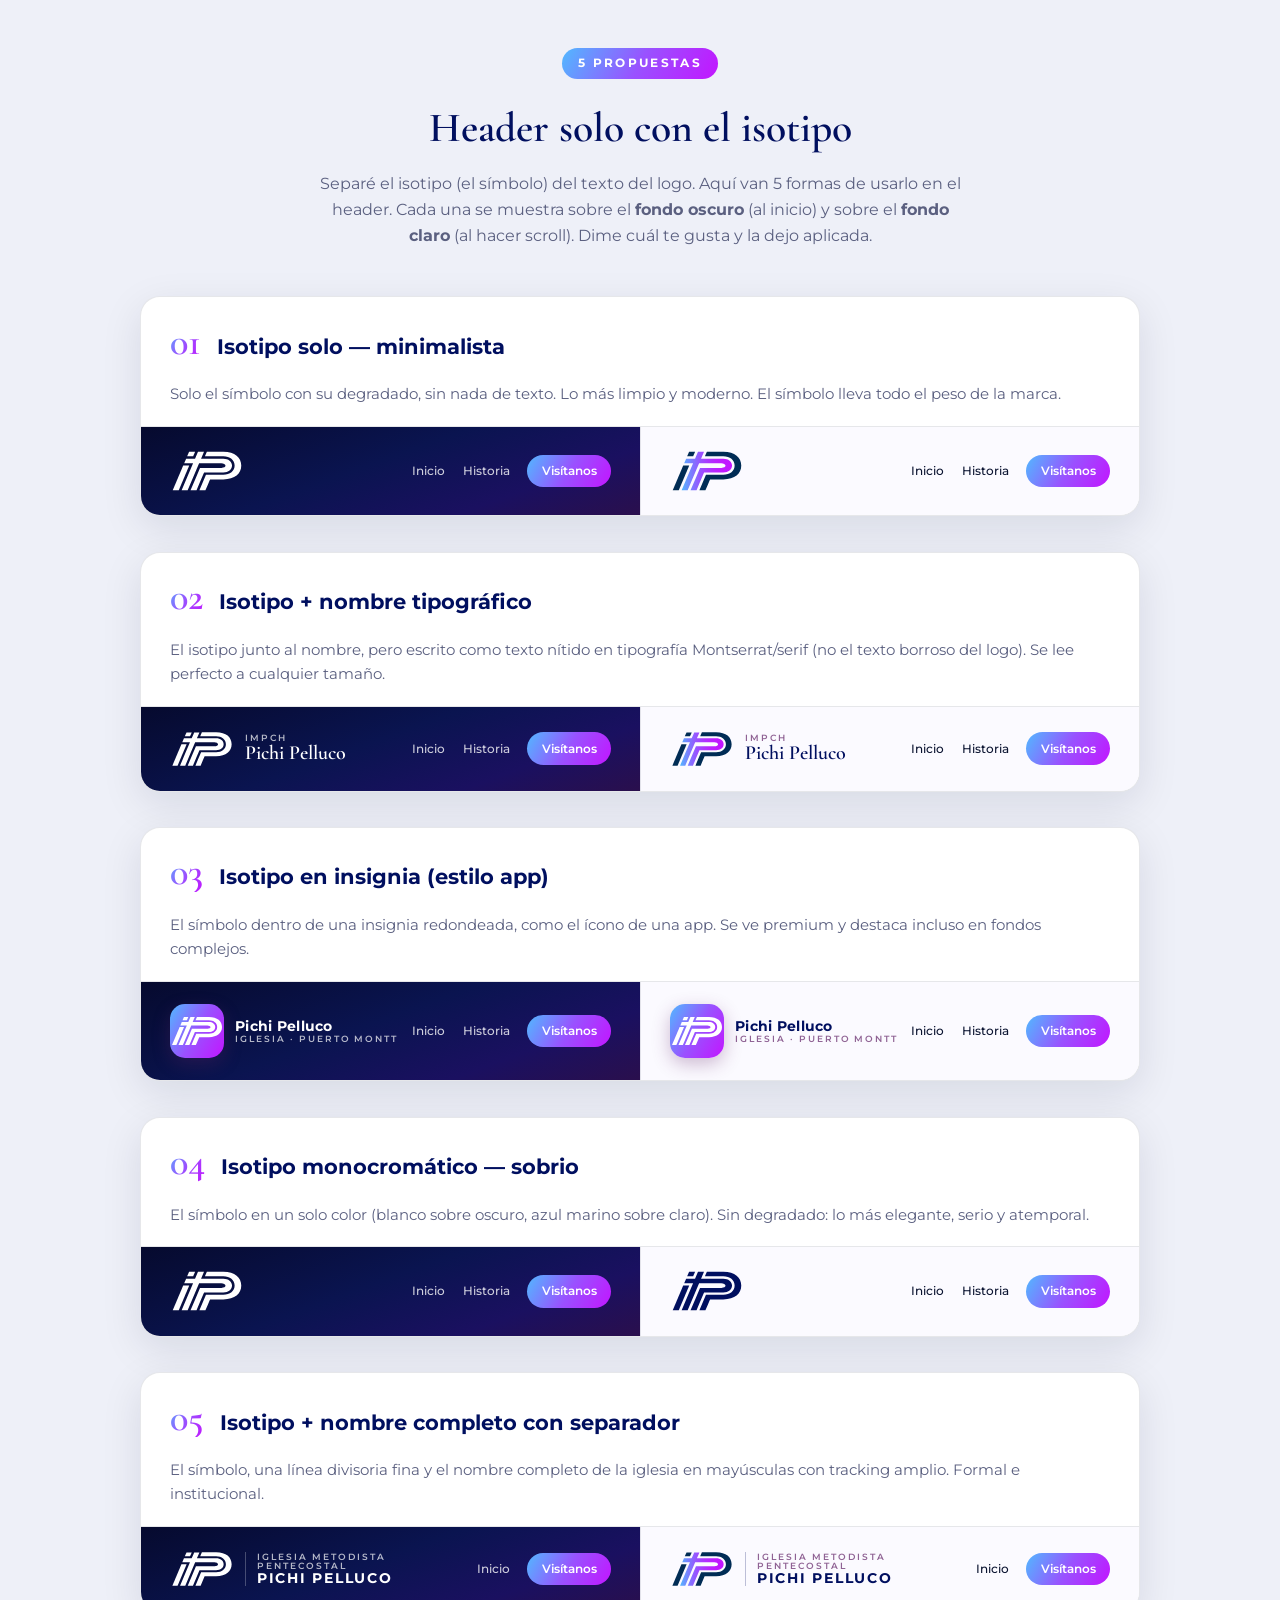
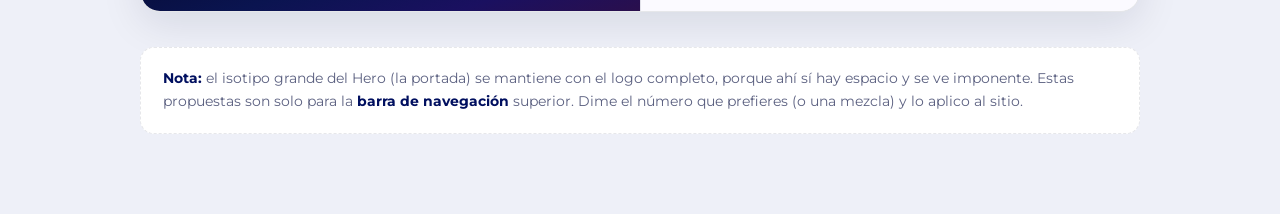
<file: propuestas.html>
<!DOCTYPE html>
<html lang="es">
<head>
<meta charset="UTF-8" />
<meta name="viewport" content="width=device-width, initial-scale=1.0" />
<title>Propuestas de logo · Header IMPCH Pichi Pelluco</title>
<link href="https://fonts.googleapis.com/css2?family=Cormorant+Garamond:wght@500;600&family=Montserrat:wght@300;400;500;600;700&display=swap" rel="stylesheet" />
<style>
  :root{
    --navy:#000f5f; --navy-deep:#002c55; --purple:#622367;
    --grad:linear-gradient(120deg,#51b9ff,#9952ff 50%,#c315ff);
    --deep:linear-gradient(160deg,#060a2e,#0a1450 45%,#1a1060 75%,#2a0f4d);
    --serif:"Cormorant Garamond",serif; --sans:"Montserrat",sans-serif;
    --line:rgba(10,19,48,.1);
  }
  *{box-sizing:border-box;margin:0;padding:0}
  body{font-family:var(--sans);background:#eef0f8;color:#0a1330;padding:3rem 1.5rem 5rem;line-height:1.6}
  .wrap{max-width:1000px;margin:0 auto}
  .intro{text-align:center;margin-bottom:3rem}
  .intro h1{font-family:var(--serif);font-size:2.6rem;color:var(--navy);font-weight:600}
  .intro p{color:#5b6080;margin-top:.6rem;max-width:60ch;margin-inline:auto}
  .intro .badge{display:inline-block;background:var(--grad);color:#fff;font-size:.72rem;font-weight:700;letter-spacing:.2em;text-transform:uppercase;padding:.4rem 1rem;border-radius:100px;margin-bottom:1rem}

  .card{background:#fff;border-radius:20px;box-shadow:0 12px 40px rgba(10,19,48,.1);margin-bottom:2.2rem;overflow:hidden;border:1px solid var(--line)}
  .card__head{padding:1.6rem 1.8rem 1.2rem;display:flex;align-items:baseline;gap:1rem;flex-wrap:wrap}
  .card__num{font-family:var(--serif);font-size:2.4rem;font-weight:600;background:var(--grad);-webkit-background-clip:text;background-clip:text;-webkit-text-fill-color:transparent;line-height:1}
  .card__title{font-size:1.3rem;font-weight:700;color:var(--navy)}
  .card__desc{flex-basis:100%;color:#5b6080;font-size:.95rem;margin-top:.2rem}

  /* Mock header bars */
  .bars{display:grid;grid-template-columns:1fr 1fr;gap:0;border-top:1px solid var(--line)}
  @media(max-width:680px){.bars{grid-template-columns:1fr}}
  .bar{padding:1.4rem 1.8rem;display:flex;align-items:center;justify-content:space-between;min-height:84px}
  .bar--dark{background:var(--deep)}
  .bar--light{background:#fbfaff;border-left:1px solid var(--line)}
  @media(max-width:680px){.bar--light{border-left:none;border-top:1px solid var(--line)}}
  .bar__nav{display:flex;gap:1.1rem;align-items:center;font-size:.78rem;font-weight:500}
  .bar--dark .bar__nav{color:rgba(255,255,255,.8)}
  .bar--light .bar__nav{color:#0a1330}
  .bar__nav .cta{background:var(--grad);color:#fff;padding:.4rem .9rem;border-radius:100px;font-weight:600}
  @media(max-width:520px){.bar__nav span:not(.cta){display:none}}

  /* Brand lockups */
  .lockup{display:flex;align-items:center;gap:.7rem}
  .iso{height:44px;width:auto;display:block}
  .iso--sm{height:38px}
  .stack{display:flex;flex-direction:column;line-height:1.05}
  .eyebrow{font-size:.56rem;letter-spacing:.22em;text-transform:uppercase;font-weight:600;opacity:.7}
  .wordmark{font-family:var(--serif);font-size:1.25rem;font-weight:600}
  .wordmark-sans{font-size:.9rem;font-weight:700;letter-spacing:.02em}
  .bar--dark .eyebrow,.bar--dark .wordmark,.bar--dark .wordmark-sans{color:#fff}
  .bar--light .eyebrow,.bar--light .wordmark{color:var(--navy)}
  .bar--light .wordmark-sans{color:var(--navy)}
  .divider{width:1px;height:34px;background:currentColor;opacity:.25}

  /* Badge variant */
  .badge-iso{display:grid;place-items:center;width:54px;height:54px;border-radius:15px;box-shadow:0 6px 18px rgba(98,35,103,.3)}
  .badge-iso--grad{background:var(--grad)}
  .badge-iso--soft-d{background:rgba(255,255,255,.1);border:1px solid rgba(255,255,255,.2)}
  .badge-iso--soft-l{background:#f3f1fb;border:1px solid var(--line)}
  .badge-iso .iso{height:32px}

  .label{font-size:.66rem;letter-spacing:.16em;text-transform:uppercase;font-weight:700;opacity:.5;margin-bottom:.5rem;display:block}
  .ctx{padding:0 1.8rem 1.4rem}
  .ctx .label{margin-top:0}
  .note{background:#fff;border:1px dashed var(--line);border-radius:14px;padding:1.2rem 1.4rem;font-size:.9rem;color:#5b6080;margin-top:1rem}
  .note strong{color:var(--navy)}
</style>
</head>
<body>
<div class="wrap">

  <div class="intro">
    <span class="badge">5 propuestas</span>
    <h1>Header solo con el isotipo</h1>
    <p>Separé el isotipo (el símbolo) del texto del logo. Aquí van 5 formas de usarlo en el header. Cada una se muestra sobre el <strong>fondo oscuro</strong> (al inicio) y sobre el <strong>fondo claro</strong> (al hacer scroll). Dime cuál te gusta y la dejo aplicada.</p>
  </div>

  <!-- P1 -->
  <div class="card">
    <div class="card__head">
      <span class="card__num">01</span>
      <span class="card__title">Isotipo solo — minimalista</span>
      <span class="card__desc">Solo el símbolo con su degradado, sin nada de texto. Lo más limpio y moderno. El símbolo lleva todo el peso de la marca.</span>
    </div>
    <div class="bars">
      <div class="bar bar--dark">
        <span class="lockup"><img class="iso" src="assets/img/isotipo-white.svg" alt=""></span>
        <span class="bar__nav"><span>Inicio</span><span>Historia</span><span class="cta">Visítanos</span></span>
      </div>
      <div class="bar bar--light">
        <span class="lockup"><img class="iso" src="assets/img/isotipo.svg" alt=""></span>
        <span class="bar__nav"><span>Inicio</span><span>Historia</span><span class="cta">Visítanos</span></span>
      </div>
    </div>
  </div>

  <!-- P2 -->
  <div class="card">
    <div class="card__head">
      <span class="card__num">02</span>
      <span class="card__title">Isotipo + nombre tipográfico</span>
      <span class="card__desc">El isotipo junto al nombre, pero escrito como texto nítido en tipografía Montserrat/serif (no el texto borroso del logo). Se lee perfecto a cualquier tamaño.</span>
    </div>
    <div class="bars">
      <div class="bar bar--dark">
        <span class="lockup">
          <img class="iso iso--sm" src="assets/img/isotipo-white.svg" alt="">
          <span class="stack"><span class="eyebrow">IMPCH</span><span class="wordmark">Pichi Pelluco</span></span>
        </span>
        <span class="bar__nav"><span>Inicio</span><span>Historia</span><span class="cta">Visítanos</span></span>
      </div>
      <div class="bar bar--light">
        <span class="lockup">
          <img class="iso iso--sm" src="assets/img/isotipo.svg" alt="">
          <span class="stack"><span class="eyebrow" style="color:var(--purple)">IMPCH</span><span class="wordmark">Pichi Pelluco</span></span>
        </span>
        <span class="bar__nav"><span>Inicio</span><span>Historia</span><span class="cta">Visítanos</span></span>
      </div>
    </div>
  </div>

  <!-- P3 -->
  <div class="card">
    <div class="card__head">
      <span class="card__num">03</span>
      <span class="card__title">Isotipo en insignia (estilo app)</span>
      <span class="card__desc">El símbolo dentro de una insignia redondeada, como el ícono de una app. Se ve premium y destaca incluso en fondos complejos.</span>
    </div>
    <div class="bars">
      <div class="bar bar--dark">
        <span class="lockup">
          <span class="badge-iso badge-iso--grad"><img class="iso" src="assets/img/isotipo-white.svg" alt=""></span>
          <span class="stack"><span class="wordmark-sans">Pichi Pelluco</span><span class="eyebrow">Iglesia · Puerto Montt</span></span>
        </span>
        <span class="bar__nav"><span>Inicio</span><span>Historia</span><span class="cta">Visítanos</span></span>
      </div>
      <div class="bar bar--light">
        <span class="lockup">
          <span class="badge-iso badge-iso--grad"><img class="iso" src="assets/img/isotipo-white.svg" alt=""></span>
          <span class="stack"><span class="wordmark-sans">Pichi Pelluco</span><span class="eyebrow" style="color:var(--purple)">Iglesia · Puerto Montt</span></span>
        </span>
        <span class="bar__nav"><span>Inicio</span><span>Historia</span><span class="cta">Visítanos</span></span>
      </div>
    </div>
  </div>

  <!-- P4 -->
  <div class="card">
    <div class="card__head">
      <span class="card__num">04</span>
      <span class="card__title">Isotipo monocromático — sobrio</span>
      <span class="card__desc">El símbolo en un solo color (blanco sobre oscuro, azul marino sobre claro). Sin degradado: lo más elegante, serio y atemporal.</span>
    </div>
    <div class="bars">
      <div class="bar bar--dark">
        <span class="lockup"><img class="iso" src="assets/img/isotipo-white.svg" alt=""></span>
        <span class="bar__nav"><span>Inicio</span><span>Historia</span><span class="cta">Visítanos</span></span>
      </div>
      <div class="bar bar--light">
        <span class="lockup"><img class="iso" src="assets/img/isotipo-navy.svg" alt=""></span>
        <span class="bar__nav"><span>Inicio</span><span>Historia</span><span class="cta">Visítanos</span></span>
      </div>
    </div>
  </div>

  <!-- P5 -->
  <div class="card">
    <div class="card__head">
      <span class="card__num">05</span>
      <span class="card__title">Isotipo + nombre completo con separador</span>
      <span class="card__desc">El símbolo, una línea divisoria fina y el nombre completo de la iglesia en mayúsculas con tracking amplio. Formal e institucional.</span>
    </div>
    <div class="bars">
      <div class="bar bar--dark">
        <span class="lockup">
          <img class="iso iso--sm" src="assets/img/isotipo-white.svg" alt="">
          <span class="divider" style="color:#fff"></span>
          <span class="stack"><span class="eyebrow">Iglesia Metodista Pentecostal</span><span class="wordmark-sans" style="letter-spacing:.12em">PICHI PELLUCO</span></span>
        </span>
        <span class="bar__nav"><span>Inicio</span><span class="cta">Visítanos</span></span>
      </div>
      <div class="bar bar--light">
        <span class="lockup">
          <img class="iso iso--sm" src="assets/img/isotipo.svg" alt="">
          <span class="divider" style="color:var(--navy)"></span>
          <span class="stack"><span class="eyebrow" style="color:var(--purple)">Iglesia Metodista Pentecostal</span><span class="wordmark-sans" style="letter-spacing:.12em">PICHI PELLUCO</span></span>
        </span>
        <span class="bar__nav"><span>Inicio</span><span class="cta">Visítanos</span></span>
      </div>
    </div>
  </div>

  <div class="note">
    <strong>Nota:</strong> el isotipo grande del Hero (la portada) se mantiene con el logo completo, porque ahí sí hay espacio y se ve imponente. Estas propuestas son solo para la <strong>barra de navegación</strong> superior. Dime el número que prefieres (o una mezcla) y lo aplico al sitio.
  </div>

</div>
</body>
</html>
</file>
